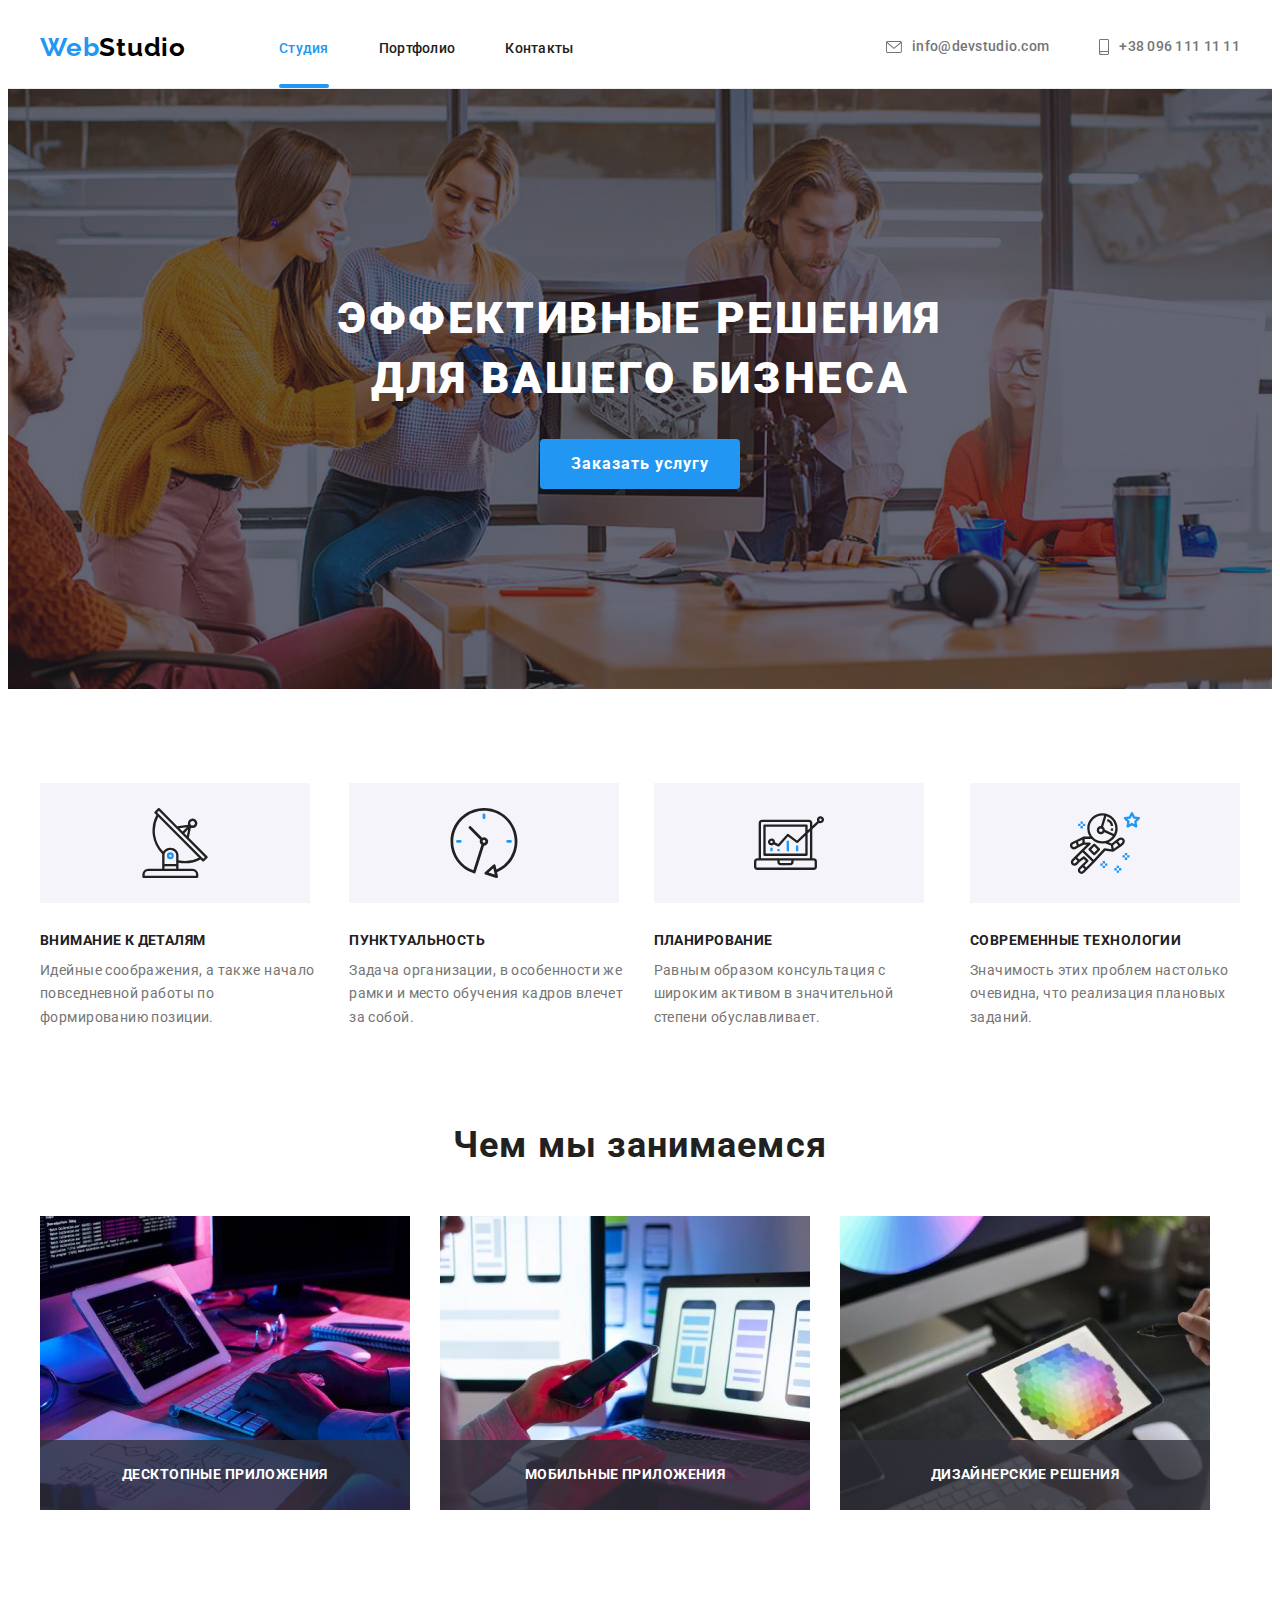
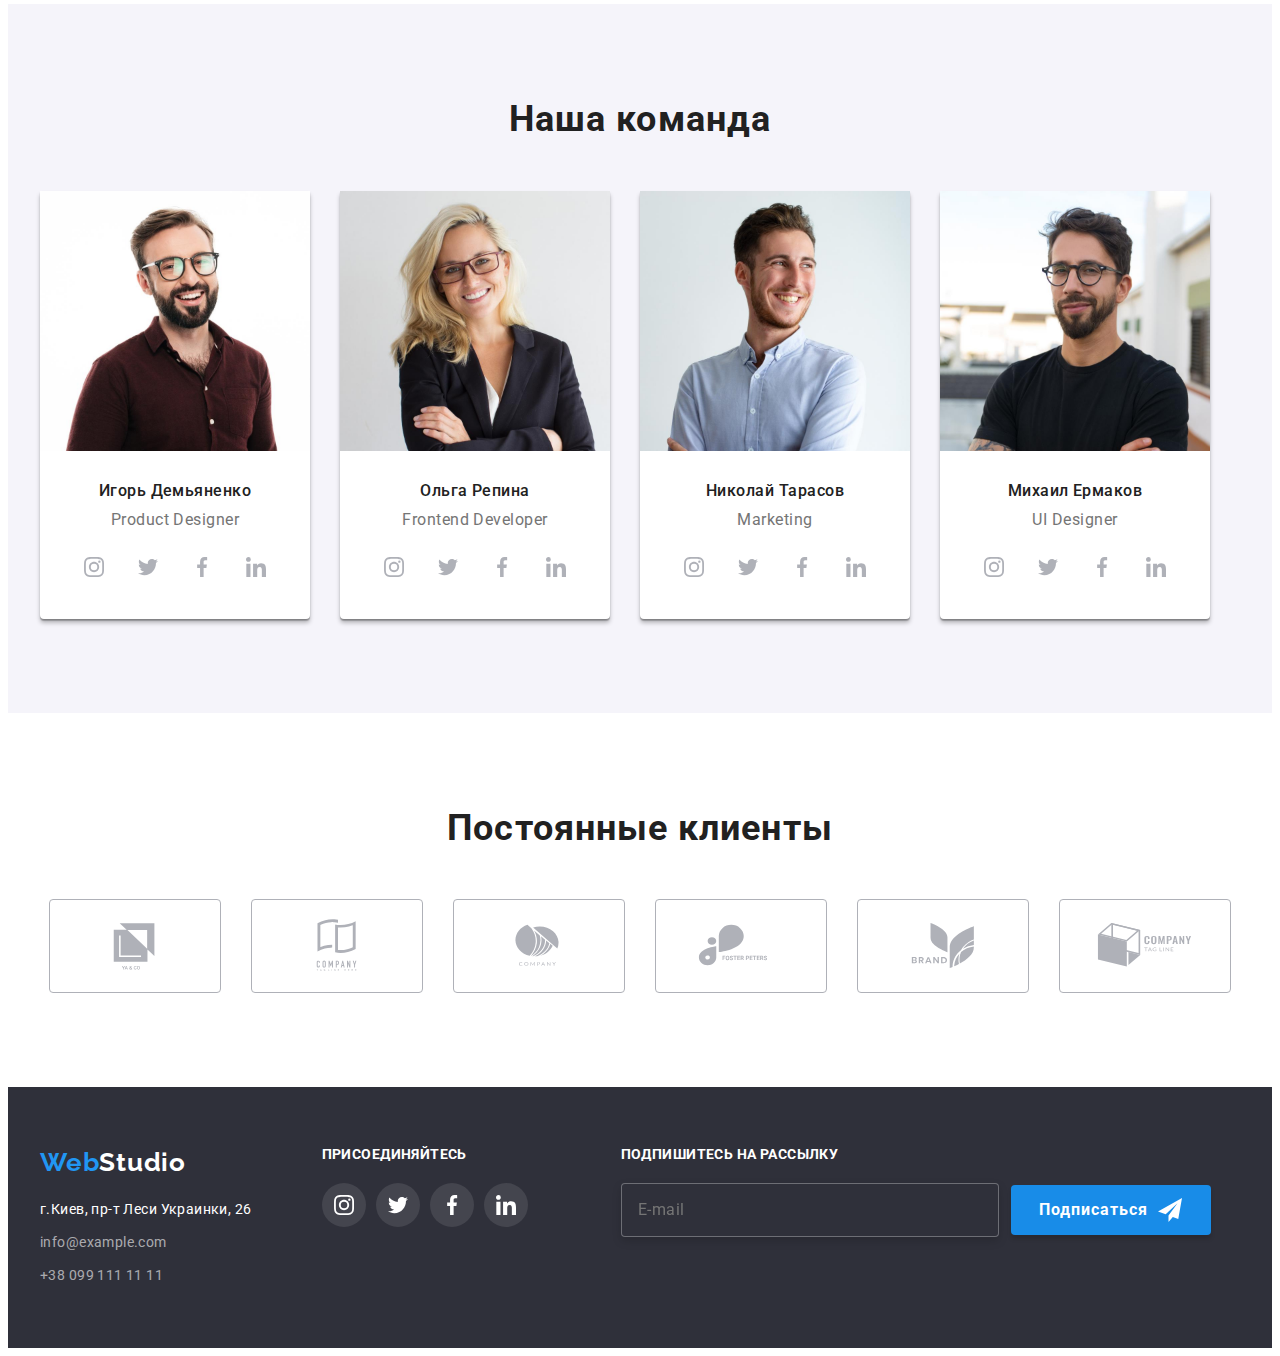
<file: index.html>
<!DOCTYPE html>
<html lang="ru">
  <head>
    <meta charset="UTF-8" />
    <meta http-equiv="X-UA-Compatible" content="IE=edge" />
    <meta name="viewport" content="width=device-width, initial-scale=1.0" />
    <title>Wedstudio</title>
    <link rel="preconnect" href="https://fonts.googleapis.com" />
    <link rel="preconnect" href="https://fonts.gstatic.com" crossorigin />
    <link
      href="https://fonts.googleapis.com/css2?family=Raleway:wght@700&family=Roboto:wght@400;500;700;900&display=swap"
      rel="stylesheet"
    />
    <link rel="stylesheet" href="./css/main.min.css" />
    <link
      rel="stylesheet"
      href="https://cdnjs.cloudflare.com/ajax/libs/modern-normalize/1.1.0/modern-normalize.min.css"
      integrity="sha512-wpPYUAdjBVSE4KJnH1VR1HeZfpl1ub8YT/NKx4PuQ5NmX2tKuGu6U/JRp5y+Y8XG2tV+wKQpNHVUX03MfMFn9Q=="
      crossorigin="anonymous"
      referrerpolicy="no-referrer"
    />
  </head>
  <body>
    <header class="header">
      <div class="container header-container">
        <a
          class="logo header__logo list logo--color-dark"
          href="./index.html"
          lang="en"
          ><span class="logo__text logo--color-blue">Web</span
          ><span>Studio</span></a
        >
        <nav class="navigation">
          <ul class="navigation__list">
            <li class="navigation__item">
              <a href="" class="navigation__link list current">Студия</a>
            </li>
            <li class="navigation__item">
              <a href="./portfolio.html" class="navigation__link list"
                >Портфолио</a
              >
            </li>
            <li class="navigation__item">
              <a href="" class="navigation__link list">Контакты</a>
            </li>
          </ul>
        </nav>
        <ul class="connect header__connect list">
          <li class="connect__item">
            <a href="mailto:info@devstudio.com" class="connect__mail list"
              >info@devstudio.com
              <svg class="connect__icon" width="16" height="12">
                <use href="./images/icons.svg#icon-envelope"></use>
              </svg>
            </a>
          </li>
          <li class="connect__item">
            <a href="tel:+380961111111" class="connect__tel list"
              >+38 096 111 11 11
              <svg class="connect__icon" width="10" height="16">
                <use href="./images/icons.svg#icon-smartphone"></use>
              </svg>
            </a>
          </li>
        </ul>
      </div>
    </header>
    <main>
      <section class="hero hero-bg">
        <div class="container hero-container">
          <h1 class="hero__title">Эффективные решения для вашего бизнеса</h1>
          <button class="hero__btn" type="button" data-modal-open>
            Заказать услугу
          </button>
        </div>
      </section>
      <section class="info section">
        <div class="container info-container">
          <ul class="info__list list">
            <li class="info__item">
              <div class="info__soc list">
                <svg class="info__soc-icon" width="70" height="70">
                  <use href="./images/icons.svg#icon-antenna"></use>
                </svg>
              </div>
              <h3 class="info__title">Внимание к деталям</h3>
              <p class="info__text">
                Идейные соображения, а также начало повседневной работы по
                формированию позиции.
              </p>
            </li>
            <li class="info__item">
              <div class="info__soc list">
                <svg class="info__soc-icon" width="70" height="70">
                  <use href="./images/icons.svg#icon-clock"></use>
                </svg>
              </div>
              <h3 class="info__title">Пунктуальность</h3>
              <p class="info__text">
                Задача организации, в особенности же рамки и место обучения
                кадров влечет за собой.
              </p>
            </li>
            <li class="info__item">
              <div class="info__soc list">
                <svg class="info__soc-icon" width="70" height="70">
                  <use href="./images/icons.svg#icon-diagram"></use>
                </svg>
              </div>
              <h3 class="info__title">Планирование</h3>
              <p class="info__text">
                Равным образом консультация с широким активом в значительной
                степени обуславливает.
              </p>
            </li>
            <li class="info__item">
              <div class="info__soc list">
                <svg class="info__soc-icon" width="70" height="70">
                  <use href="./images/icons.svg#icon-astronaut"></use>
                </svg>
              </div>
              <h3 class="info__title">Современные технологии</h3>
              <p class="info__text">
                Значимость этих проблем настолько очевидна, что реализация
                плановых заданий.
              </p>
            </li>
          </ul>
        </div>
      </section>
      <section class="about section-second">
        <div class="container">
          <h2 class="about__title">Чем мы занимаемся</h2>
          <ul class="picture list">
            <li class="picture__item">
              <img
                src="./images/computer.jpg"
                alt="computer"
                width="370"
                height="294"
              />
              <p class="picture__text">Десктопные приложения</p>
            </li>
            <li class="picture__item">
              <img
                src="./images/telephone.jpg"
                alt="telephone"
                width="370"
                height="294"
              />
              <p class="picture__text">Мобильные приложения</p>
            </li>
            <li class="picture__item">
              <img
                src="./images/tablet.jpg"
                alt="tablet"
                width="370"
                height="294"
              />
              <p class="picture__text">Дизайнерские решения</p>
            </li>
          </ul>
        </div>
      </section>
      <section class="team section">
        <div class="container">
          <h2 class="team__title">Наша команда</h2>
          <ul class="card-list">
            <li class="card-list__item">
              <img
                src="./images/designer.jpg"
                alt="designer"
                width="270"
                height="260"
              />
              <div class="card-list__rectangle">
                <h3 class="card-list__name">Игорь Демьяненко</h3>
                <p class="card-list__text">Product Designer</p>
                <ul class="socials list">
                  <li class="socials__item">
                    <a
                      href=""
                      class="socials__link soc--background-color-white soc--color-grey link"
                    >
                      <svg class="socials__icon" width="20" height="20">
                        <use href="./images/icons.svg#icon-instagram"></use>
                      </svg>
                    </a>
                  </li>
                  <li class="socials__item">
                    <a
                      href=""
                      class="socials__link soc--background-color-white soc--color-grey link"
                    >
                      <svg class="socials__icon" width="20" height="20">
                        <use href="./images/icons.svg#icon-twitter"></use>
                      </svg>
                    </a>
                  </li>
                  <li class="socials__item">
                    <a
                      href=""
                      class="socials__link soc--background-color-white soc--color-grey link"
                    >
                      <svg class="socials__icon" width="20" height="20">
                        <use href="./images/icons.svg#icon-facebook"></use>
                      </svg>
                    </a>
                  </li>
                  <li class="socials__item">
                    <a
                      href=""
                      class="socials__link soc--background-color-white soc--color-grey link"
                    >
                      <svg class="socials__icon" width="20" height="20">
                        <use href="./images/icons.svg#icon-linkedin"></use>
                      </svg>
                    </a>
                  </li>
                </ul>
              </div>
            </li>
            <li class="card-list__item">
              <img
                src="./images/developer.jpg"
                alt="developer"
                width="270"
                height="260"
              />
              <div class="card-list__rectangle">
                <h3 class="card-list__name">Ольга Репина</h3>
                <p class="card-list__text">Frontend Developer</p>
                <ul class="socials list">
                  <li class="socials__item">
                    <a
                      href=""
                      class="socials__link soc--background-color-white soc--color-grey link"
                    >
                      <svg class="socials__icon" width="20" height="20">
                        <use href="./images/icons.svg#icon-instagram"></use>
                      </svg>
                    </a>
                  </li>
                  <li class="socials__item">
                    <a
                      href=""
                      class="socials__link soc--background-color-white soc--color-grey link"
                    >
                      <svg class="socials__icon" width="20" height="20">
                        <use href="./images/icons.svg#icon-twitter"></use>
                      </svg>
                    </a>
                  </li>
                  <li class="socials__item">
                    <a
                      href=""
                      class="socials__link soc--background-color-white soc--color-grey link"
                    >
                      <svg class="socials__icon" width="20" height="20">
                        <use href="./images/icons.svg#icon-facebook"></use>
                      </svg>
                    </a>
                  </li>
                  <li class="socials__item">
                    <a
                      href=""
                      class="socials__link soc--background-color-white soc--color-grey link"
                    >
                      <svg class="socials__icon" width="20" height="20">
                        <use href="./images/icons.svg#icon-linkedin"></use>
                      </svg>
                    </a>
                  </li>
                </ul>
              </div>
            </li>

            <li class="card-list__item">
              <img
                src="./images/marketing.jpg"
                alt="marketing"
                width="270"
                height="260"
              />
              <div class="card-list__rectangle">
                <h3 class="card-list__name">Николай Тарасов</h3>
                <p class="card-list__text">Marketing</p>
                <ul class="socials list">
                  <li class="socials__item">
                    <a
                      href=""
                      class="socials__link soc--background-color-white soc--color-grey link"
                    >
                      <svg class="socials__icon" width="20" height="20">
                        <use href="./images/icons.svg#icon-instagram"></use>
                      </svg>
                    </a>
                  </li>
                  <li class="socials__item">
                    <a
                      href=""
                      class="socials__link soc--background-color-white soc--color-grey link"
                    >
                      <svg class="socials__icon" width="20" height="20">
                        <use href="./images/icons.svg#icon-twitter"></use>
                      </svg>
                    </a>
                  </li>
                  <li class="socials__item">
                    <a
                      href=""
                      class="socials__link soc--background-color-white soc--color-grey link"
                    >
                      <svg class="socials__icon" width="20" height="20">
                        <use href="./images/icons.svg#icon-facebook"></use>
                      </svg>
                    </a>
                  </li>
                  <li class="socials__item">
                    <a
                      href=""
                      class="socials__link soc--background-color-white soc--color-grey link"
                    >
                      <svg class="socials__icon" width="20" height="20">
                        <use href="./images/icons.svg#icon-linkedin"></use>
                      </svg>
                    </a>
                  </li>
                </ul>
              </div>
            </li>
            <li class="card-list__item">
              <img
                src="./images/designer2.jpg"
                alt="designer2"
                width="270"
                height="260"
              />
              <div class="card-list__rectangle">
                <h3 class="card-list__name">Михаил Ермаков</h3>
                <p class="card-list__text">UI Designer</p>
                <ul class="socials list">
                  <li class="socials__item">
                    <a
                      href=""
                      class="socials__link soc--background-color-white soc--color-grey link"
                    >
                      <svg class="socials__icon" width="20" height="20">
                        <use href="./images/icons.svg#icon-instagram"></use>
                      </svg>
                    </a>
                  </li>
                  <li class="socials__item">
                    <a
                      href=""
                      class="socials__link soc--background-color-white soc--color-grey link"
                    >
                      <svg class="socials__icon" width="20" height="20">
                        <use href="./images/icons.svg#icon-twitter"></use>
                      </svg>
                    </a>
                  </li>
                  <li class="socials__item">
                    <a
                      href=""
                      class="socials__link soc--background-color-white soc--color-grey link"
                    >
                      <svg class="socials__icon" width="20" height="20">
                        <use href="./images/icons.svg#icon-facebook"></use>
                      </svg>
                    </a>
                  </li>
                  <li class="socials__item">
                    <a
                      href=""
                      class="socials__link soc--background-color-white soc--color-grey link"
                    >
                      <svg class="socials__icon" width="20" height="20">
                        <use href="./images/icons.svg#icon-linkedin"></use>
                      </svg>
                    </a>
                  </li>
                </ul>
              </div>
            </li>
          </ul>
        </div>
      </section>
      <section class="clients section">
        <div class="container">
          <h2 class="clients__title">Постоянные клиенты</h2>
          <ul class="block list">
            <li class="block__item">
              <a href="" class="block__link">
                <svg class="block__soc-icon" width="106" height="60">
                  <use href="./images/icons.svg#icon-Logo-1"></use>
                </svg>
              </a>
            </li>
            <li class="block__item">
              <a href="" class="block__link">
                <svg class="block__soc-icon" width="106" height="60">
                  <use href="./images/icons.svg#icon-Logo-2"></use>
                </svg>
              </a>
            </li>
            <li class="block__item">
              <a href="" class="block__link">
                <svg class="block__soc-icon" width="106" height="60">
                  <use href="./images/icons.svg#icon-Logo-3"></use></svg
              ></a>
            </li>
            <li class="block__item">
              <a href="" class="block__link">
                <svg class="block__soc-icon" width="106" height="60">
                  <use href="./images/icons.svg#icon-Logo-4"></use>
                </svg>
              </a>
            </li>
            <li class="block__item">
              <a href="" class="block__link">
                <svg class="block__soc-icon" width="106" height="60">
                  <use href="./images/icons.svg#icon-Logo-5"></use>
                </svg>
              </a>
            </li>
            <li class="block__item">
              <a href="" class="block__link">
                <svg class="block__soc-icon" width="106" height="60">
                  <use href="./images/icons.svg#icon-Logo-6"></use></svg
              ></a>
            </li>
          </ul>
        </div>
      </section>
    </main>
    <footer class="footer-contact">
      <div class="contact container">
        <div>
          <a
            class="logo footer__logo list logo--color-light"
            href="/index.html"
            lang="en"
            ><span class="logo_text logo--color-blue">Web</span
            ><span>Studio</span></a
          >
          <address class="address">
            <ul class="contact__list list">
              <li class="contact__item">
                <a
                  href=" https://g.page/stamp-capital?share"
                  target="_blank"
                  class="contact__map list"
                  rel="noopener noreferrer nofollow"
                  >г.Киев, пр-т Леси Украинки, 26</a
                >
              </li>
              <li class="contact__item">
                <a href="mailto:info@example.com" class="contact__email list"
                  >info@example.com</a
                >
              </li>
              <li class="contact__item">
                <a class="contact__tel list" href="tel:+380991111111"
                  >+38 099 111 11 11</a
                >
              </li>
            </ul>
          </address>
        </div>
        <div class="footer-connect">
          <h3 class="footer-connect__text">Присоединяйтесь</h3>
          <ul class="footer-socials list">
            <li class="footer-socials__item">
              <a
                href=""
                class="footer-socials__link soc--background-color-grey soc--color-white link"
              >
                <svg class="footer-socials__icon" width="20" height="20">
                  <use href="./images/icons.svg#icon-instagram"></use>
                </svg>
              </a>
            </li>
            <li class="footer-socials__item">
              <a
                href=""
                class="footer-socials__link soc--background-color-grey soc--color-white link"
              >
                <svg class="footer-socials__icon" width="20" height="20">
                  <use href="./images/icons.svg#icon-twitter"></use>
                </svg>
              </a>
            </li>
            <li class="footer-socials__item">
              <a
                href=""
                class="footer-socials__link soc--background-color-grey soc--color-white link"
              >
                <svg class="footer-socials__icon" width="20" height="20">
                  <use href="./images/icons.svg#icon-facebook"></use>
                </svg>
              </a>
            </li>
            <li class="footer-socials__item">
              <a
                href=""
                class="footer-socials__link soc--background-color-grey soc--color-white link"
              >
                <svg class="footer-socials__icon" width="20" height="20">
                  <use href="./images/icons.svg#icon-linkedin"></use>
                </svg>
              </a>
            </li>
          </ul>
        </div>
        <div class="footer-email">
          <h3 class="footer-email__text">Подпишитесь на рассылку</h3>
          <form class="form-email">
            <input
              class="form-email__input"
              type="email"
              name="email"
              id="email"
              placeholder="E-mail"
            />
            <button class="footer-email__button" type="submit">
              Подписаться
              <svg class="button-icon-send" width="24" height="24">
                <use href="./images/icons.svg#icon-icon-send"></use>
              </svg>
            </button>
          </form>
        </div>
      </div>
      <div class="backdrop is-hidden" data-modal>
        <div class="modal">
          <button type="button" class="modal-close" data-modal-close>
            <svg class="modal-close-icon" width="18" height="18">
              <use href="./images/symbol-defs.svg#icon-close-black"></use>
            </svg>
          </button>
          <p class="modal-title">Оставьте данные, мы вам перезвоним</p>
          <form class="modal-form">
            <div class="modal-field">
              <label for="user-name" class="modal-label">Имя</label>
              <div class="input-wrap">
                <input
                  type="text"
                  class="modal-input"
                  placeholder=""
                  name="user-name"
                  id="user-name"
                />
                <svg class="input-icon" width="18" height="18">
                  <use href="./images/icons.svg#icon-person"></use>
                </svg>
              </div>
            </div>
            <div class="modal-field">
              <label for="user-tel" class="modal-label">Телефон</label>
              <div class="input-wrap">
                <input
                  type="tel"
                  class="modal-input"
                  placeholder=""
                  name="user-tel"
                  id="user-tel"
                />
                <svg class="input-icon" width="18" height="18">
                  <use href="./images/icons.svg#icon-phone-black"></use>
                </svg>
              </div>
            </div>
            <div class="modal-field">
              <label for="user-email" class="modal-label">Почта</label>
              <div class="input-wrap">
                <input
                  type="email"
                  class="modal-input"
                  placeholder=""
                  name="user-email"
                  id="user-email"
                />
                <svg class="input-icon" width="18" height="18">
                  <use href="./images/icons.svg#icon-email"></use>
                </svg>
              </div>
            </div>
            <div class="modal-field">
              <label for="user-text" class="modal-label">Комментарий</label>
              <textarea
                name="user-text"
                id="user-text"
                placeholder="Введите текст"
                class="placeholder-text"
              ></textarea>
            </div>
            <div class="checkbox">
              <input
                type="checkbox"
                name="user-checkbox"
                id="user-checkbox"
                class="modal-check visually-hidden"
                value="true"
              />
              <label for="user-checkbox" class="check-text">
                <span>
                  <svg class="check-icon" width="12" height="13">
                    <use href="./images/icons.svg#icon-icon-check"></use>
                  </svg>
                </span>
                Соглашаюсь с рассылкой и принимаю&nbsp;<a
                  href=""
                  class="modal-link"
                  >Условия договора</a
                ></label
              >
            </div>
            <button class="modal-btn" type="submit">Отправить</button>
          </form>
        </div>
      </div>
    </footer>
    <script src="./js/modal.js"></script>
  </body>
</html>
</file>
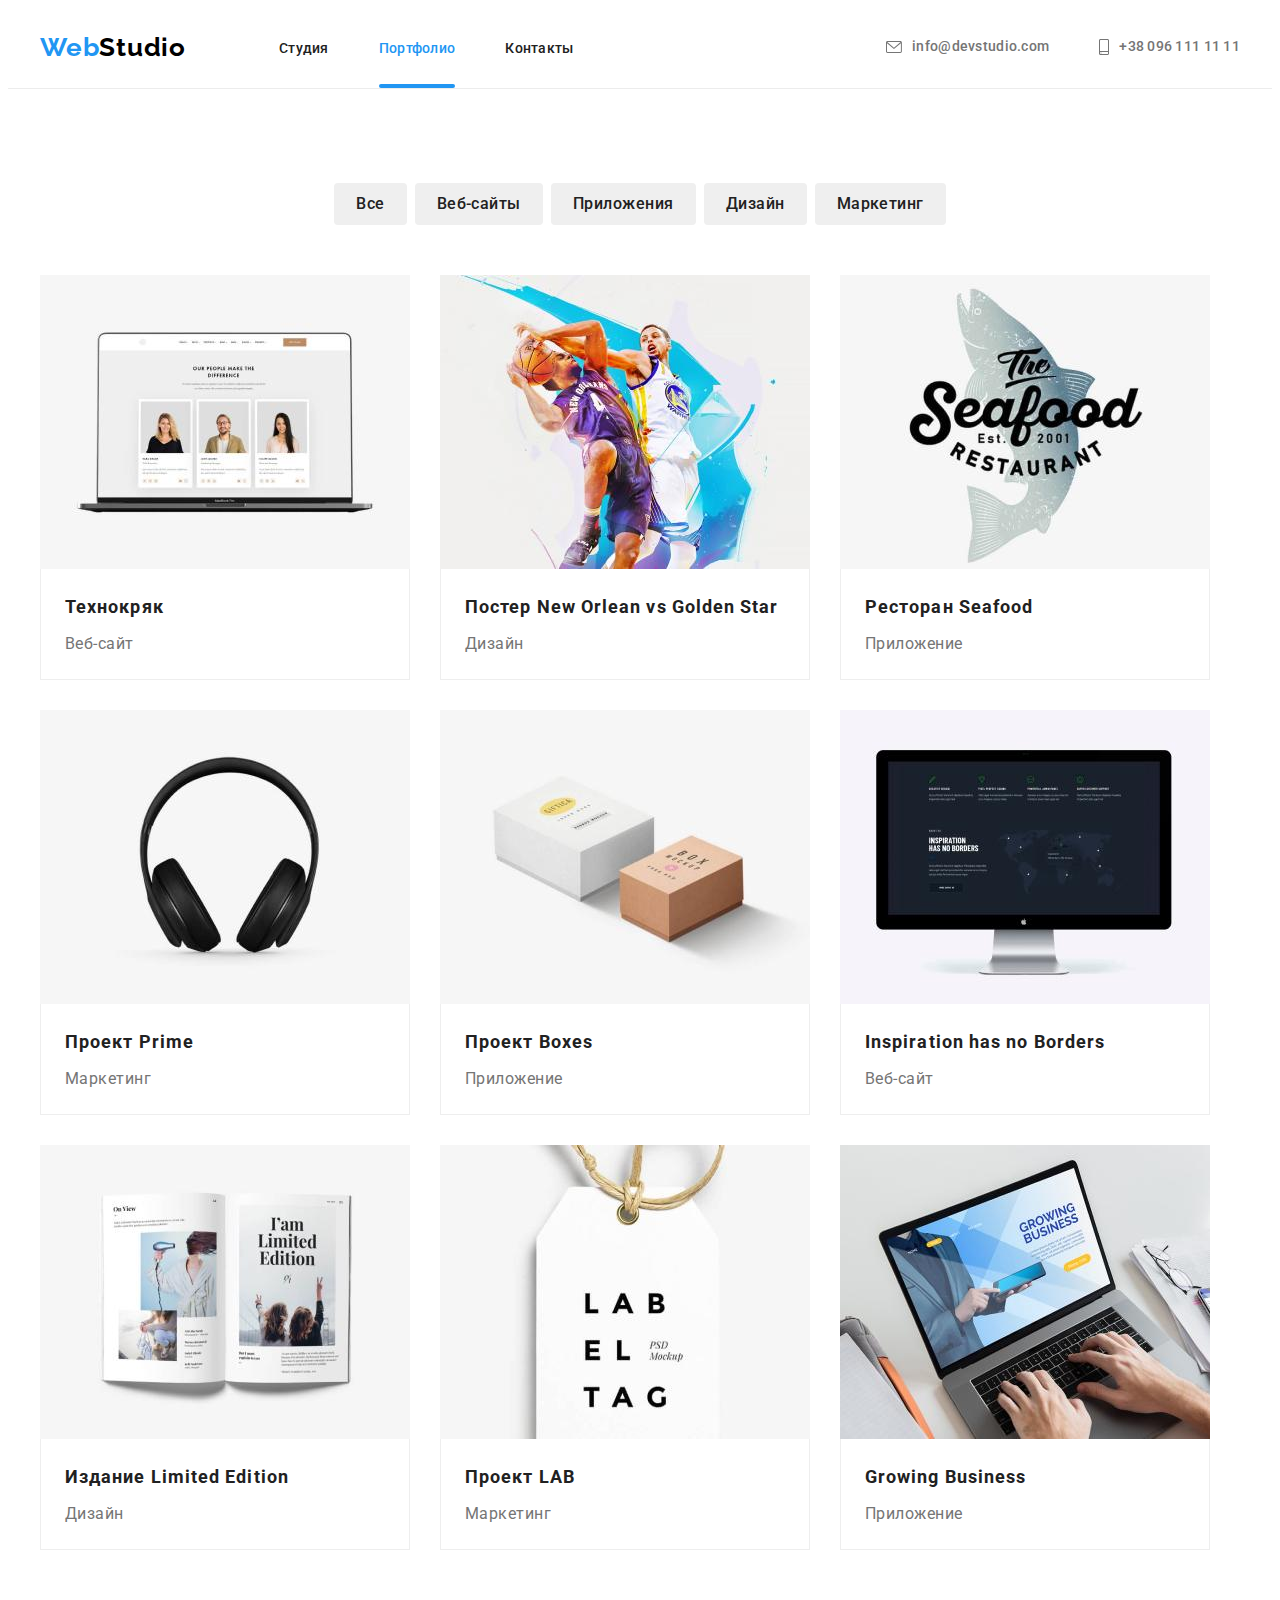
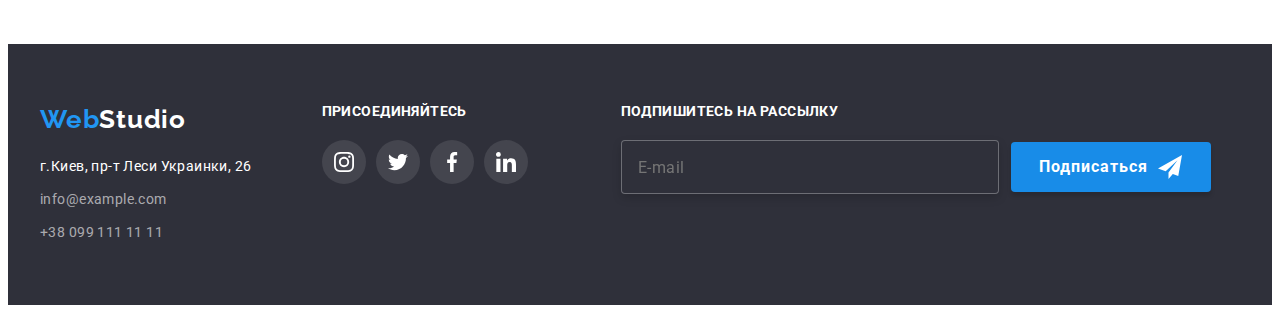
<file: portfolio.html>
<!DOCTYPE html>
<html lang="ru">
  <head>
    <meta charset="UTF-8" />
    <meta http-equiv="X-UA-Compatible" content="IE=edge" />
    <meta name="viewport" content="width=device-width, initial-scale=1.0" />
    <title>Портфолио</title>
    <link rel="preconnect" href="https://fonts.googleapis.com" />
    <link rel="preconnect" href="https://fonts.gstatic.com" crossorigin />
    <link
      href="https://fonts.googleapis.com/css2?family=Raleway:wght@700&family=Roboto:wght@400;500;700;900&display=swap"
      rel="stylesheet"
    />
    <link rel="stylesheet" href="./css/main.min.css" />
    <link
      rel="stylesheet"
      href="https://cdnjs.cloudflare.com/ajax/libs/modern-normalize/1.1.0/modern-normalize.min.css"
      integrity="sha512-wpPYUAdjBVSE4KJnH1VR1HeZfpl1ub8YT/NKx4PuQ5NmX2tKuGu6U/JRp5y+Y8XG2tV+wKQpNHVUX03MfMFn9Q=="
      crossorigin="anonymous"
      referrerpolicy="no-referrer"
    />
  </head>
  <body>
    <header class="header">
      <div class="container header-container">
        <a
          class="logo header__logo list logo--color-dark"
          href="./index.html"
          lang="en"
          ><span class="logo_text logo--color-blue">Web</span
          ><span>Studio</span></a
        >
        <nav class="navigation">
          <ul class="navigation__list">
            <li class="navigation__item">
              <a href="./index.html" class="navigation__link list">Студия</a>
            </li>
            <li class="navigation__item">
              <a href="./portfolio.html" class="navigation__link current list"
                >Портфолио</a
              >
            </li>
            <li class="navigation__item">
              <a href="" class="navigation__link list">Контакты</a>
            </li>
          </ul>
        </nav>
        <ul class="connect header__connect list">
          <li class="connect__item">
            <a href="mailto:info@devstudio.com" class="connect__mail list"
              >info@devstudio.com
              <svg class="connect__icon" width="16" height="12">
                <use href="./images/icons.svg#icon-envelope"></use>
              </svg>
            </a>
          </li>
          <li class="connect__item">
            <a href="tel:+380961111111" class="connect__tel list"
              >+38 096 111 11 11
              <svg class="connect__icon" width="10" height="16">
                <use href="./images/icons.svg#icon-smartphone"></use>
              </svg>
            </a>
          </li>
        </ul>
      </div>
    </header>
    <main>
      <section class="portfolio section">
        <div class="container portfolio-container">
          <ul class="top-button list">
            <li class="top-button__item">
              <button class="top-button__link" type="button">Все</button>
            </li>
            <li class="top-button__item">
              <button class="top-button__link" type="button">Веб-сайты</button>
            </li>
            <li class="top-button__item">
              <button class="top-button__link" type="button">Приложения</button>
            </li>
            <li class="top-button__item">
              <button class="top-button__link" type="button">Дизайн</button>
            </li>
            <li class="top-button__item">
              <button class="top-button__link" type="button">Маркетинг</button>
            </li>
          </ul>
          <ul class="products list">
            <li class="products__item">
              <a href="" class="products__link list">
                <div class="products__wrap">
                  <img
                    src="./images/img1.jpg"
                    alt="Websait"
                    width="370"
                    height="294"
                  />
                  <p class="products__text">
                    Ресурс предлагает комплексные предложения с разным уровнем
                    функционала и сервисов. Все это позволит пользователю
                    получать исчерпывающие сведения про компанию или частную
                    особу.
                  </p>
                </div>
                <div class="products-rectangle">
                  <h3 class="products-rectangle__title">Технокряк</h3>
                  <p class="products-rectangle__text">Веб-сайт</p>
                </div>
              </a>
            </li>
            <li class="products__item">
              <a href="" class="products__link list">
                <div class="products__wrap">
                  <img
                    src="./images/img2.jpg"
                    alt="Design"
                    width="370"
                    height="294"
                  />
                  <p class="products__text">
                    Ресурс предлагает комплексные предложения с разным уровнем
                    функционала и сервисов. Все это позволит пользователю
                    получать исчерпывающие сведения про компанию или частную
                    особу.
                  </p>
                </div>
                <div class="products-rectangle">
                  <h3 class="products-rectangle__title">
                    Постер New Orlean vs Golden Star
                  </h3>
                  <p class="products-rectangle__text">Дизайн</p>
                </div>
              </a>
            </li>
            <li class="products__item">
              <a href="" class="products__link list">
                <div class="products__wrap">
                  <img
                    src="./images/img3.jpg"
                    alt="Application"
                    width="370"
                    height="294"
                  />
                  <p class="products__text">
                    Ресурс предлагает комплексные предложения с разным уровнем
                    функционала и сервисов. Все это позволит пользователю
                    получать исчерпывающие сведения про компанию или частную
                    особу.
                  </p>
                </div>
                <div class="products-rectangle">
                  <h3 class="products-rectangle__title">Ресторан Seafood</h3>
                  <p class="products-rectangle__text">Приложение</p>
                </div>
              </a>
            </li>
            <li class="products__item">
              <a href="" class="products__link list">
                <div class="products__wrap">
                  <img
                    src="./images/img4.jpg"
                    alt="Marketing"
                    width="370"
                    height="294"
                  />
                  <p class="products__text">
                    Ресурс предлагает комплексные предложения с разным уровнем
                    функционала и сервисов. Все это позволит пользователю
                    получать исчерпывающие сведения про компанию или частную
                    особу.
                  </p>
                </div>
                <div class="products-rectangle">
                  <h3 class="products-rectangle__title">Проект Prime</h3>
                  <p class="products-rectangle__text">Маркетинг</p>
                </div>
              </a>
            </li>
            <li class="products__item">
              <a href="" class="products__link list">
                <div class="products__wrap">
                  <img
                    src="./images/img5.jpg"
                    alt="Application"
                    width="370"
                    height="294"
                  />
                  <p class="products__text">
                    Ресурс предлагает комплексные предложения с разным уровнем
                    функционала и сервисов. Все это позволит пользователю
                    получать исчерпывающие сведения про компанию или частную
                    особу.
                  </p>
                </div>
                <div class="products-rectangle">
                  <h3 class="products-rectangle__title">Проект Boxes</h3>
                  <p class="products-rectangle__text">Приложение</p>
                </div>
              </a>
            </li>
            <li class="products__item">
              <a href="" class="products__link list">
                <div class="products__wrap">
                  <img
                    src="./images/img6.jpg"
                    alt="Websait"
                    width="370"
                    height="294"
                  />
                  <p class="products__text">
                    Ресурс предлагает комплексные предложения с разным уровнем
                    функционала и сервисов. Все это позволит пользователю
                    получать исчерпывающие сведения про компанию или частную
                    особу.
                  </p>
                </div>
                <div class="products-rectangle">
                  <h3 class="products-rectangle__title">
                    Inspiration has no Borders
                  </h3>
                  <p class="products-rectangle__text">Веб-сайт</p>
                </div></a
              >
            </li>
            <li class="products__item">
              <a href="" class="products__link list">
                <div class="products__wrap">
                  <img
                    src="./images/img7.jpg"
                    alt="Design"
                    width="370"
                    height="294"
                  />
                  <p class="products__text">
                    Ресурс предлагает комплексные предложения с разным уровнем
                    функционала и сервисов. Все это позволит пользователю
                    получать исчерпывающие сведения про компанию или частную
                    особу.
                  </p>
                </div>
                <div class="products-rectangle">
                  <h3 class="products-rectangle__title">
                    Издание Limited Edition
                  </h3>
                  <p class="products-rectangle__text">Дизайн</p>
                </div></a
              >
            </li>
            <li class="products__item">
              <a href="" class="products__link list">
                <div class="products__wrap">
                  <img
                    src="./images/img8.jpg"
                    alt="Marketing"
                    width="370"
                    height="294"
                  />
                  <p class="products__text">
                    Ресурс предлагает комплексные предложения с разным уровнем
                    функционала и сервисов. Все это позволит пользователю
                    получать исчерпывающие сведения про компанию или частную
                    особу.
                  </p>
                </div>
                <div class="products-rectangle">
                  <h3 class="products-rectangle__title">Проект LAB</h3>
                  <p class="products-rectangle__text">Маркетинг</p>
                </div></a
              >
            </li>
            <li class="products__item">
              <a href="" class="products__link list">
                <div class="products__wrap">
                  <img
                    src="./images/img9.jpg"
                    alt="Application"
                    width="370"
                    height="294"
                  />
                  <p class="products__text">
                    Ресурс предлагает комплексные предложения с разным уровнем
                    функционала и сервисов. Все это позволит пользователю
                    получать исчерпывающие сведения про компанию или частную
                    особу.
                  </p>
                </div>
                <div class="products-rectangle">
                  <h3 class="products-rectangle__title">Growing Business</h3>
                  <p class="products-rectangle__text">Приложение</p>
                </div>
              </a>
            </li>
          </ul>
        </div>
      </section>
    </main>
    <footer class="footer-contact">
      <div class="contact container">
        <div>
          <a
            class="logo footer__logo list logo--color-light"
            href="/index.html"
            lang="en"
            ><span class="logo_text logo--color-blue">Web</span
            ><span>Studio</span></a
          >
          <address class="address">
            <ul class="contact__list list">
              <li class="contact__item">
                <a
                  href=" https://g.page/stamp-capital?share"
                  target="_blank"
                  class="contact__map list"
                  rel="noopener noreferrer nofollow"
                  >г.Киев, пр-т Леси Украинки, 26</a
                >
              </li>
              <li class="contact__item">
                <a href="mailto:info@example.com" class="contact__email list"
                  >info@example.com</a
                >
              </li>
              <li class="contact__item">
                <a class="contact__tel list" href="tel:+380991111111"
                  >+38 099 111 11 11</a
                >
              </li>
            </ul>
          </address>
        </div>
        <div class="footer-connect">
          <h3 class="footer-connect__text">Присоединяйтесь</h3>
          <ul class="footer-socials list">
            <li class="footer-socials__item">
              <a
                href=""
                class="footer-socials__link soc--background-color-grey soc--color-white link"
              >
                <svg class="footer-socials__icon" width="20" height="20">
                  <use href="./images/icons.svg#icon-instagram"></use>
                </svg>
              </a>
            </li>
            <li class="footer-socials__item">
              <a
                href=""
                class="footer-socials__link soc--background-color-grey soc--color-white link"
              >
                <svg class="footer-socials__icon" width="20" height="20">
                  <use href="./images/icons.svg#icon-twitter"></use>
                </svg>
              </a>
            </li>
            <li class="footer-socials__item">
              <a
                href=""
                class="footer-socials__link soc--background-color-grey soc--color-white link"
              >
                <svg class="footer-socials__icon" width="20" height="20">
                  <use href="./images/icons.svg#icon-facebook"></use>
                </svg>
              </a>
            </li>
            <li class="footer-socials__item">
              <a
                href=""
                class="footer-socials__link soc--background-color-grey soc--color-white link"
              >
                <svg class="footer-socials__icon" width="20" height="20">
                  <use href="./images/icons.svg#icon-linkedin"></use>
                </svg>
              </a>
            </li>
          </ul>
        </div>
        <div class="footer-email">
          <h3 class="footer-email__text">Подпишитесь на рассылку</h3>
          <form class="form-email">
            <input
              class="form-email__input"
              type="email"
              name="email"
              id="email"
              placeholder="E-mail"
            />
            <button class="footer-email__button" type="submit">
              Подписаться
              <svg class="button-icon-send" width="24" height="24">
                <use href="./images/icons.svg#icon-icon-send"></use>
              </svg>
            </button>
          </form>
        </div>
      </div>
    </footer>
  </body>
</html>
</file>
<file: css/main.min.css>
:root{--first-text-color: #212121;--secondary-text-color: #757575;--hover-color: #2196F3}p,h1,h2,h3,h4,h5,h6{margin:0}ul,ol{margin:0;padding-left:0}body{font-family:"Roboto",sans-serif}.list{list-style:none}.list{text-decoration:none}.section{padding-top:94px;padding-bottom:94px}.section-second{padding-top:0px;padding-bottom:94px}img{display:block;max-width:100%;height:auto}.visually-hidden{position:absolute;width:1px;height:1px;margin:-1px;border:0;padding:0;white-space:nowrap;clip-path:inset(100%);clip:rect(0 0 0 0);overflow:hidden}.container{width:1200px;margin-left:auto;margin-right:auto;padding-left:15px;padding-right:15px}.logo--color-dark{color:#000}.logo--color-blue{color:#2196f3}.logo--color-light{color:#fff}.backdrop{position:fixed;top:0;width:100%;height:100%;background-color:rgba(0,0,0,.1);border:1px;pointer-events:auto;transition:opacity 1000ms cubic-bezier(0.4, 0, 0.2, 1),visibility 1000ms cubic-bezier(0.4, 0, 0.2, 1)}.modal{background-color:#fff;box-shadow:0px 1px 3px rgba(0,0,0,.12),0px 1px 1px rgba(0,0,0,.14),0px 2px 1px rgba(0,0,0,.2);border-radius:4px;width:528px;height:581px;position:absolute;top:50%;left:50%;transform:translate(-50%, -50%);padding:40px}.modal-close{position:absolute;right:8px;top:8px;width:30px;height:30px;cursor:pointer;background-color:#fff;border-radius:50%;border:1px solid rgba(0,0,0,.1);display:flex;align-items:center;justify-content:center;transition:fill 250ms cubic-bezier(0.4, 0, 0.2, 1)}.modal-close:focus{fill:var(--hover-color)}.modal-title{font-family:inherit;font-style:normal;font-weight:700;font-size:20px;line-height:1.15;text-align:center;letter-spacing:.03em;color:var(--first-text-color);margin-bottom:12px}.is-hidden{opacity:0;visibility:hidden;pointer-events:none}.modal-input{width:100%;height:40px;border:1px solid rgba(33,33,33,.2);border-radius:4px;outline:rgba(0,0,0,0);transition:border-color 250ms cubic-bezier(0.4, 0, 0.2, 1);padding-left:42px}.modal-input:focus{border-color:var(--hover-color)}.input-wrap{position:relative}.input-icon{position:absolute;left:12px;top:50%;transform:translateY(-50%);transition:fill 250ms cubic-bezier(0.4, 0, 0.2, 1)}.modal-input:focus+.input-icon{fill:var(--hover-color)}.modal-field{margin-bottom:10px}.modal-field:nth-child(4n){margin-bottom:20px}.modal-label{width:100%;display:block;margin-bottom:4px;font-family:"Roboto";font-style:normal;font-weight:400;font-size:12px;line-height:1.17;letter-spacing:.01em;color:var(--secondary-text-color)}.placeholder-text{width:100%;height:120px;border:1px solid rgba(33,33,33,.2);border-radius:4px;resize:none;display:block;padding:12px 16px;font-family:"Roboto",sans-serif;font-style:normal;font-weight:400;font-size:12px;line-height:1.17;letter-spacing:.01em;color:rgba(117,117,117,.5);outline:rgba(0,0,0,0);transition:border-color 250ms cubic-bezier(0.4, 0, 0.2, 1)}.placeholder-text:focus{border-color:var(--hover-color)}.checkbox{margin-bottom:30px}.check-text{display:flex;align-items:center;justify-content:center;font-family:"Roboto";font-style:normal;font-weight:400;font-size:14px;line-height:1.71;letter-spacing:.03em;color:#757575}.check-text span{display:flex;align-items:center;justify-content:center;width:16px;height:15px;border-radius:2px;background-color:#fff;border:.2px solid #000;transition:background-color 250ms cubic-bezier(0.4, 0, 0.2, 1);margin-right:7px}.modal-link{color:#2196f3}.check-icon{fill:rgba(0,0,0,0);transition:fill 250ms cubic-bezier(0.4, 0, 0.2, 1)}.modal-check:checked+.check-text .check-icon{fill:#fff}.modal-check:checked+.check-text span{background-color:var(--hover-color);border:none}.modal-btn{font-family:"Roboto";font-weight:700;font-size:16px;line-height:1.88;display:flex;align-items:center;text-align:center;letter-spacing:.06em;color:#fff;background:#188ce8;box-shadow:0px 4px 4px rgba(0,0,0,.15);border-radius:4px;border-color:rgba(0,0,0,0);display:block;margin:auto;height:50px;width:200px;transition:background-color transform 250ms cubic-bezier(0.4, 0, 0.2, 1)}.modal-btn:hover,.modal-btn:focus{background-color:#188ce8}.soc--color-grey{fill:#afb1b8}.soc--color-white{fill:#fff}.soc--background-color-white{background-color:#fff}.soc--background-color-grey{background-color:rgba(255,255,255,.1)}.header{border-bottom:1px solid #ececec;padding-top:24px;padding-bottom:25px}.header>.container{display:flex;align-items:center}.header__logo{font-family:"Raleway",sans-serif;font-weight:700;font-size:26px;line-height:1.19;letter-spacing:.03em;margin-right:93px}.logo__text{font-family:"Raleway",sans-serif;font-weight:700;font-size:26px;line-height:1.19;letter-spacing:.03em}.navigation{display:flex;align-items:center}.navigation__list{display:flex;align-items:center}.navigation__item{list-style:none}.navigation__item:not(:last-child){margin-right:50px}.navigation__link{font-weight:500;font-size:14px;line-height:1.14;list-style:none;letter-spacing:.02em;color:var(--first-text-color);transition:color 250ms cubic-bezier(0.4, 0, 0.2, 1)}.navigation__link:hover,.navigation__link:focus{color:var(--hover-color)}.current{position:relative;color:var(--hover-color)}.current::after{position:absolute;width:100%;content:"";height:4px;border-radius:2px;left:0;background-color:#2196f3;bottom:-32px;transition:transform 250ms cubic-bezier(0.4, 0, 0.2, 1);transition-property:color}.header__connect{display:flex;margin-left:auto;align-items:center}.connect__item:not(:last-child){margin-right:50px}.connect__icon{display:flex;align-items:center;fill:currentColor;margin-right:10px}.connect__icon:hover,.connect__icon:focus{background-color:#fff;fill:currentColor}.connect__mail{display:flex;align-items:center;flex-direction:row-reverse;font-weight:500;font-size:14px;line-height:1.14;letter-spacing:.02em;color:var(--secondary-text-color);transition:color 250ms cubic-bezier(0.4, 0, 0.2, 1)}.connect__mail:hover,.connect__mail:focus{color:var(--hover-color)}.connect__tel{display:flex;align-items:center;flex-direction:row-reverse;font-weight:500;font-size:14px;line-height:1.14;letter-spacing:.02em;color:var(--secondary-text-color);transition:color 250ms cubic-bezier(0.4, 0, 0.2, 1)}.connect__tel:hover,.connect__tel:focus{color:var(--hover-color)}.hero{padding-top:200px;padding-bottom:200px;text-align:center;margin-top:auto}.hero-bg{background-image:linear-gradient(rgba(47, 48, 58, 0.4), rgba(47, 48, 58, 0.4)),url(../images/hero-bg.jpg);background-repeat:no-repeat;background-position:center;background-size:cover;max-width:1600px;margin-left:auto;margin-right:auto}.hero__title{font-family:Roboto;font-weight:900;font-size:44px;line-height:1.36;text-align:center;letter-spacing:.06em;text-transform:uppercase;color:#fff;margin:auto;margin-right:auto;margin-bottom:30px;max-width:696px}.hero__btn{font-family:inherit;font-weight:700;font-size:16px;line-height:1.88;display:flex;text-align:center;letter-spacing:.06em;cursor:pointer;color:#fff;background-color:#2196f3;display:block;margin:auto;height:50px;width:200px;border-radius:4px;border-color:rgba(0,0,0,0);transition:background-color 250ms cubic-bezier(0.4, 0, 0.2, 1)}.hero__btn:hover,.hero__btn:focus{background-color:#188ce8}.info__list{display:flex;align-items:center}.info__item:not(:last-child){margin-right:30px}.info__soc{display:flex;align-items:center;justify-content:center;width:270px;height:120px;background-color:#f5f4fa;margin-bottom:30px}.info__title{font-family:inherit;font-weight:700;font-size:14px;line-height:1.14;letter-spacing:.03em;text-transform:uppercase;color:var(--first-text-color);margin-bottom:10px}.info__text{font-weight:400;font-size:14px;line-height:1.71;letter-spacing:.03em;color:var(--secondary-text-color)}.about__title{font-weight:700;font-size:36px;line-height:1.17;text-align:center;letter-spacing:.03em;color:var(--first-text-color);margin-bottom:50px}.picture{display:flex;align-items:center;gap:30px}.picture__item{position:relative}.picture__text{position:absolute;bottom:0;font-family:inherit;font-weight:700;font-size:14px;line-height:1.14;text-align:center;letter-spacing:.03em;text-transform:uppercase;color:#fff;width:100%;height:70px;background:rgba(47,48,58,.8);display:flex;justify-content:center;align-items:center}.team{background-color:#f5f4fa;max-width:1600px;margin-left:auto;margin-right:auto}.team__title{font-weight:700;font-size:36px;line-height:1.17;letter-spacing:.03em;color:var(--first-text-color);margin-bottom:50px;text-align:center}.card-list{display:flex;align-items:center;gap:30px;list-style:none;text-align:center}.card-list__item{border-color:rgba(0,0,0,0);background:#fff;box-shadow:0px 4px 4px rgba(0,0,0,.25),0px 1px 1px rgba(0,0,0,.14),0px 2px 1px rgba(0,0,0,.2);border-radius:0px 0px 4px 4px}.card-list__rectangle{padding-top:30px;padding-bottom:30px}.card-list__name{font-weight:500;font-size:16px;line-height:1.19;letter-spacing:.03em;color:var(--first-text-color);margin-bottom:10px}.card-list__text{font-weight:400;font-size:16px;line-height:1.19;letter-spacing:.03em;color:var(--secondary-text-color);margin-bottom:16px}.socials{display:flex;justify-content:center;gap:10px}.socials__link{width:44px;height:44px;border-radius:50%;display:flex;align-items:center;justify-content:center;transition:background-color 250ms cubic-bezier(0.4, 0, 0.2, 1),fill 250ms cubic-bezier(0.4, 0, 0.2, 1)}.socials__link:hover,.socials__link:focus{background-color:var(--hover-color);fill:#fff}.clients{max-width:1600px;margin-left:auto;margin-right:auto}.clients__title{font-weight:700;font-size:36px;line-height:1.17;letter-spacing:.03em;color:var(--first-text-color);margin-bottom:50px;text-align:center}.block{display:flex;justify-content:center;gap:30px}.block__link{width:170px;height:92px;align-items:center;justify-content:center;border:1px solid #afb1b8;border-radius:4px;display:flex;fill:#afb1b8;transition:border-color 250ms cubic-bezier(0.4, 0, 0.2, 1),fill 250ms cubic-bezier(0.4, 0, 0.2, 1)}.block__link:hover,.block__link:focus{border-color:var(--hover-color);fill:var(--hover-color)}.footer-contact{background-color:#2f303a;padding-top:60px;padding-bottom:60px;max-width:1600px;margin-left:auto;margin-right:auto}.contact.container{display:flex}.footer__logo{font-family:"Raleway",sans-serif;font-weight:700;font-size:26px;line-height:1.19;letter-spacing:.03em;margin-bottom:20px;display:inline-block}.contact__item:not(:last-child){margin-bottom:9px}.address{font-style:normal}.contact__map{font-style:normal;font-weight:400;font-size:14px;line-height:1.71;letter-spacing:.03em;color:#fff;transition:color 250ms cubic-bezier(0.4, 0, 0.2, 1)}.contact__map:hover,.contact__map:focus{color:var(--hover-color)}.contact__email{font-style:normal;font-weight:400;font-size:14px;line-height:1.71;letter-spacing:.03em;color:rgba(255,255,255,.6);transition:transform 250ms cubic-bezier(0.4, 0, 0.2, 1);transition-property:color}.contact__email:hover,.contact__email:focus{color:var(--hover-color)}.contact__tel{font-style:normal;font-weight:400;font-size:14px;line-height:1.71;letter-spacing:.03em;color:rgba(255,255,255,.6);transition:transform 250ms cubic-bezier(0.4, 0, 0.2, 1);transition-property:color}.contact__tel:hover,.contact__tel:focus{color:var(--hover-color)}.footer-connect{margin-left:70px}.footer-socials{display:flex;gap:10px;align-items:baseline}.footer-connect__text{font-family:Roboto,sans-serif;font-weight:700;font-size:14px;line-height:1.14;letter-spacing:.03em;text-transform:uppercase;color:#fff;margin-bottom:20px}.footer-socials__link{width:44px;height:44px;border-radius:50%;display:flex;align-items:center;justify-content:center;transition:background-color 250ms cubic-bezier(0.4, 0, 0.2, 1)}.footer-socials__link:hover,.footer-socials__link:focus{background-color:var(--hover-color)}.footer-email{margin-left:93px}.footer-email__text{font-family:Roboto,sans-serif;font-weight:700;font-size:14px;line-height:1.14;letter-spacing:.03em;text-transform:uppercase;color:#fff;margin-bottom:20px}.form-email{display:flex;align-items:baseline}.form-email__input{width:358px;height:50px;border:1px solid rgba(255,255,255,.3);filter:drop-shadow(0px 4px 4px rgba(0, 0, 0, 0.15));border-radius:4px;background-color:#2f303a;padding-left:16px;font-family:"Roboto";font-weight:400;font-size:16px;line-height:1.25;letter-spacing:.03em;color:rgba(255,255,255,.6);outline:rgba(0,0,0,0);margin-right:12px;transition:border-color transform 250ms cubic-bezier(0.4, 0, 0.2, 1)}.footer-email__button{font-family:"Roboto",sans-serif;font-weight:700;font-size:16px;line-height:1.88;display:flex;align-items:center;justify-content:center;cursor:pointer;letter-spacing:.06em;color:#fff;background:#188ce8;margin:auto;box-shadow:0px 4px 4px rgba(0,0,0,.15);border-radius:4px;border-color:rgba(0,0,0,0);height:50px;width:200px;transition:background-color transform 250ms cubic-bezier(0.4, 0, 0.2, 1)}.button-icon-send{fill:currentColor;margin-left:10px}.top-button{display:flex;flex-wrap:wrap;gap:8px;justify-content:center;margin-bottom:50px}.top-button__link{font-family:inherit;font-weight:500;font-size:16px;line-height:1.62;text-align:center;letter-spacing:.03em;cursor:pointer;color:#212121;border-radius:4px;border-color:rgba(0,0,0,0);padding:6px 20px;transition:box-shadow 250ms cubic-bezier(0.4, 0, 0.2, 1),background-color 250ms cubic-bezier(0.4, 0, 0.2, 1),color 250ms cubic-bezier(0.4, 0, 0.2, 1)}.top-button__link:hover,.top-button__link:focus{box-shadow:0px 3px 1px rgba(0,0,0,.1),0px 1px 2px rgba(0,0,0,.08),0px 2px 2px rgba(0,0,0,.12);background-color:var(--hover-color);color:#fff}.products{display:flex;flex-wrap:wrap;gap:30px}.products__link{display:block;transition:box-shadow 250ms cubic-bezier(0.4, 0, 0.2, 1)}.products__link:hover,.products__link:focus{box-shadow:0px 1px 1px rgba(0,0,0,.12),0px 4px 4px rgba(0,0,0,.06),1px 4px 6px rgba(0,0,0,.16)}.products__wrap{position:relative;overflow:hidden}.products__text{position:absolute;top:0;left:0;font-family:"Roboto",sans-serif;font-weight:400;font-size:18px;line-height:1.56;letter-spacing:.03em;color:#fff;padding:63px 24px;background-color:rgba(33,150,243,.9);transform:translateY(100%);transition:transform 250ms cubic-bezier(0.4, 0, 0.2, 1)}.products__link:hover .products__text{transform:translateY(0%)}.products-rectangle{font-family:Roboto,sans-serif;padding:20px 24px;border:1px solid #eee;border-top:none}.products-rectangle__title{font-weight:700;font-size:18px;line-height:2;letter-spacing:.06em;color:var(--first-text-color);margin-bottom:4px}.products-rectangle__text{font-weight:400;font-size:16px;line-height:1.88;letter-spacing:.03em;color:var(--secondary-text-color)}/*# sourceMappingURL=main.min.css.map */
</file>
